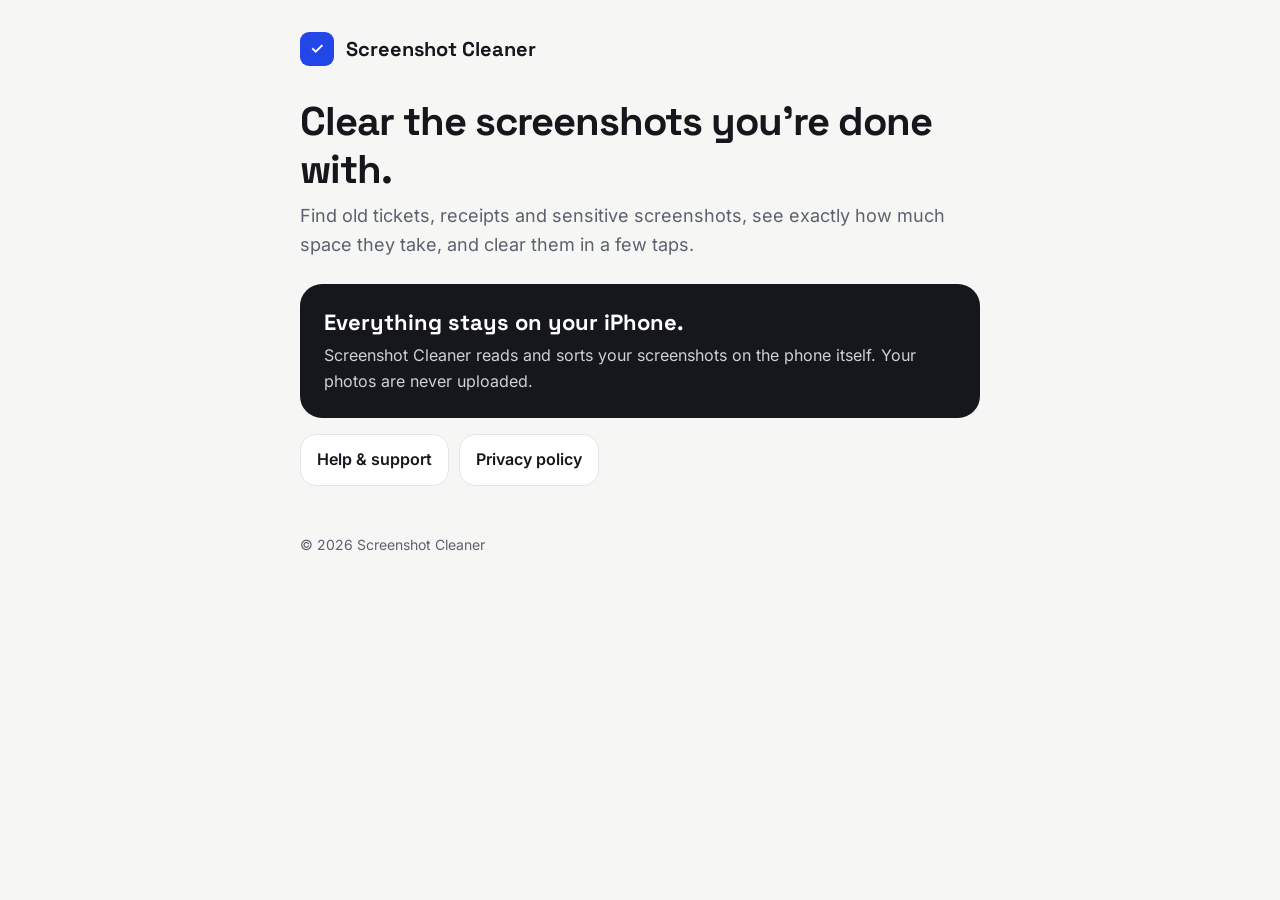
<file: index.html>
<!doctype html>
<html lang="en-GB">
<head>
  <meta charset="utf-8">
  <meta name="viewport" content="width=device-width, initial-scale=1">
  <title>Screenshot Cleaner</title>
  <meta name="description" content="Clear the screenshots you're done with. Everything stays on your iPhone.">
  <link rel="stylesheet" href="style.css">
</head>
<body>
<main>
  <header class="brand"><div class="logo">✓</div><a href="./">Screenshot Cleaner</a></header>

  <h1>Clear the screenshots you're done with.</h1>
  <p class="lead">Find old tickets, receipts and sensitive screenshots, see exactly how much space they take, and clear them in a few taps.</p>

  <div class="hero">
    <strong>Everything stays on your iPhone.</strong>
    <p>Screenshot Cleaner reads and sorts your screenshots on the phone itself. Your photos are never uploaded.</p>
  </div>

  <div class="links">
    <a href="support/">Help &amp; support</a>
    <a href="privacy/">Privacy policy</a>
  </div>

  <footer>© 2026 Screenshot Cleaner</footer>
</main>
</body>
</html>
</file>
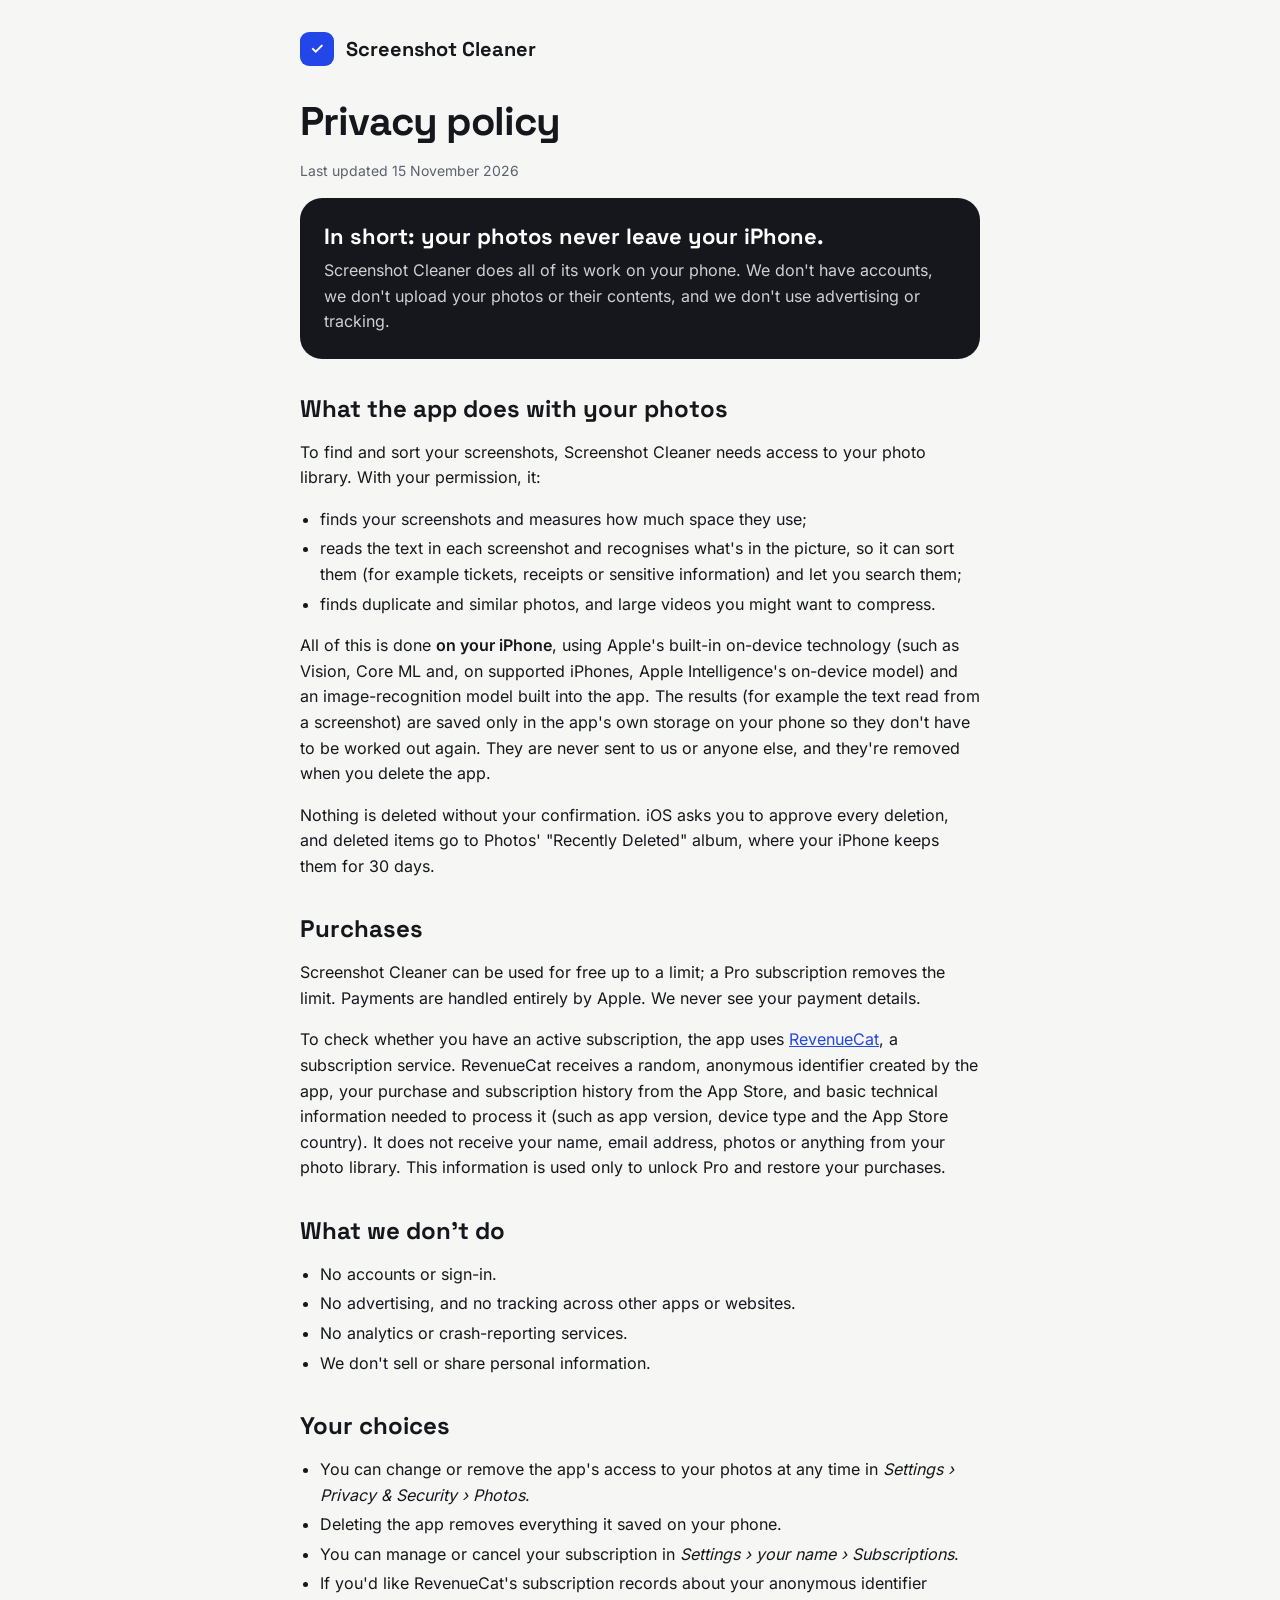
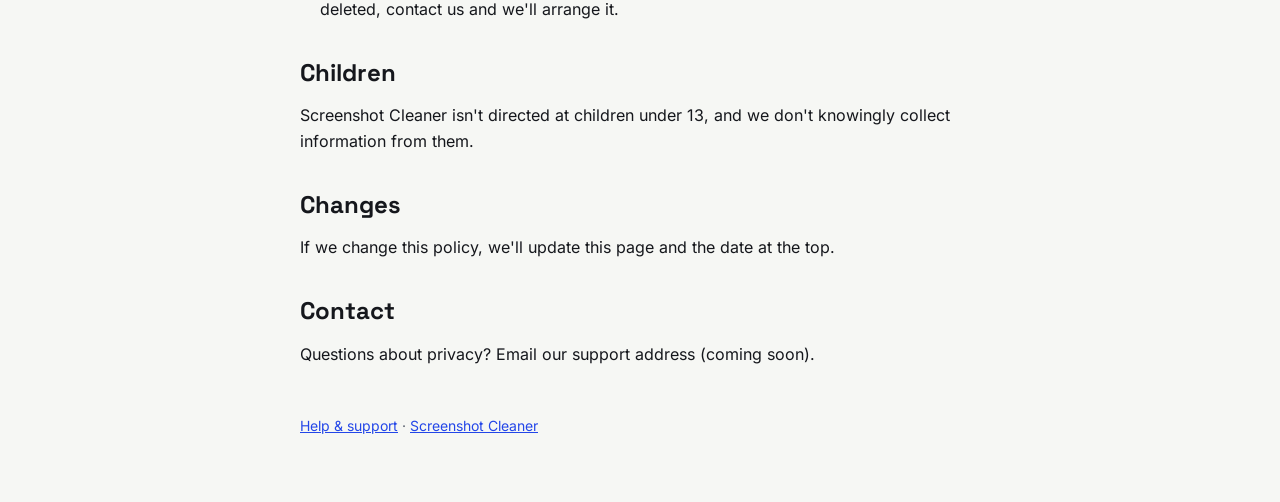
<file: privacy/index.html>
<!doctype html>
<html lang="en-GB">
<head>
  <meta charset="utf-8">
  <meta name="viewport" content="width=device-width, initial-scale=1">
  <title>Privacy Policy · Screenshot Cleaner</title>
  <link rel="stylesheet" href="../style.css">
</head>
<body>
<main>
  <header class="brand"><div class="logo">✓</div><a href="../">Screenshot Cleaner</a></header>

  <h1>Privacy policy</h1>
  <p class="meta">Last updated 15 November 2026</p>

  <div class="hero">
    <strong>In short: your photos never leave your iPhone.</strong>
    <p>Screenshot Cleaner does all of its work on your phone. We don't have accounts, we don't upload your photos or their contents, and we don't use advertising or tracking.</p>
  </div>

  <h2>What the app does with your photos</h2>
  <p>To find and sort your screenshots, Screenshot Cleaner needs access to your photo library. With your permission, it:</p>
  <ul>
    <li>finds your screenshots and measures how much space they use;</li>
    <li>reads the text in each screenshot and recognises what's in the picture, so it can sort them (for example tickets, receipts or sensitive information) and let you search them;</li>
    <li>finds duplicate and similar photos, and large videos you might want to compress.</li>
  </ul>
  <p>All of this is done <strong>on your iPhone</strong>, using Apple's built-in on-device technology (such as Vision, Core ML and, on supported iPhones, Apple Intelligence's on-device model) and an image-recognition model built into the app. The results (for example the text read from a screenshot) are saved only in the app's own storage on your phone so they don't have to be worked out again. They are never sent to us or anyone else, and they're removed when you delete the app.</p>
  <p>Nothing is deleted without your confirmation. iOS asks you to approve every deletion, and deleted items go to Photos' "Recently Deleted" album, where your iPhone keeps them for 30 days.</p>

  <h2>Purchases</h2>
  <p>Screenshot Cleaner can be used for free up to a limit; a Pro subscription removes the limit. Payments are handled entirely by Apple. We never see your payment details.</p>
  <p>To check whether you have an active subscription, the app uses <a href="https://www.revenuecat.com/privacy">RevenueCat</a>, a subscription service. RevenueCat receives a random, anonymous identifier created by the app, your purchase and subscription history from the App Store, and basic technical information needed to process it (such as app version, device type and the App Store country). It does not receive your name, email address, photos or anything from your photo library. This information is used only to unlock Pro and restore your purchases.</p>

  <h2>What we don't do</h2>
  <ul>
    <li>No accounts or sign-in.</li>
    <li>No advertising, and no tracking across other apps or websites.</li>
    <li>No analytics or crash-reporting services.</li>
    <li>We don't sell or share personal information.</li>
  </ul>

  <h2>Your choices</h2>
  <ul>
    <li>You can change or remove the app's access to your photos at any time in <em>Settings › Privacy &amp; Security › Photos</em>.</li>
    <li>Deleting the app removes everything it saved on your phone.</li>
    <li>You can manage or cancel your subscription in <em>Settings › your name › Subscriptions</em>.</li>
    <li>If you'd like RevenueCat's subscription records about your anonymous identifier deleted, contact us and we'll arrange it.</li>
  </ul>

  <h2>Children</h2>
  <p>Screenshot Cleaner isn't directed at children under 13, and we don't knowingly collect information from them.</p>

  <h2>Changes</h2>
  <p>If we change this policy, we'll update this page and the date at the top.</p>

  <h2>Contact</h2>
  <p>Questions about privacy? Email <span class="email">our support address (coming soon)</span>.</p>

  <footer><a href="../support/">Help &amp; support</a> · <a href="../">Screenshot Cleaner</a></footer>
</main>
</body>
</html>
</file>
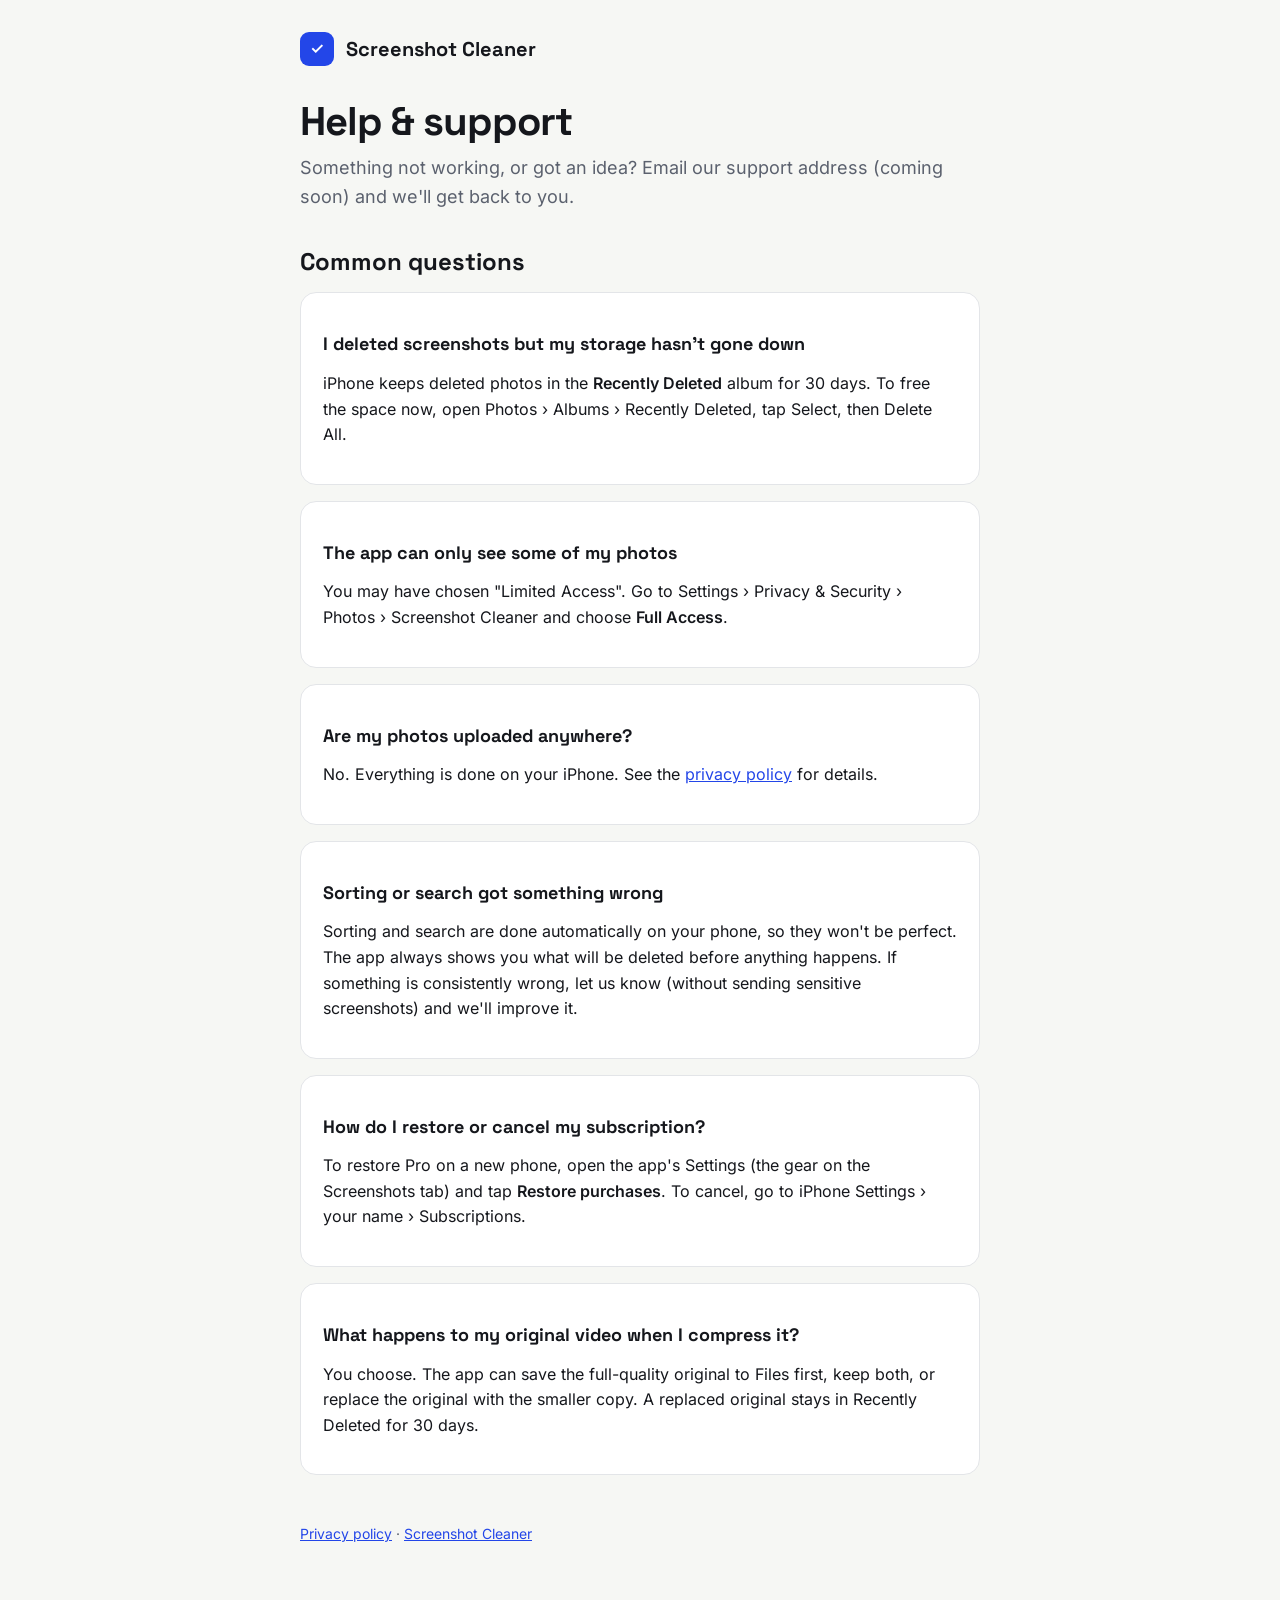
<file: support/index.html>
<!doctype html>
<html lang="en-GB">
<head>
  <meta charset="utf-8">
  <meta name="viewport" content="width=device-width, initial-scale=1">
  <title>Help &amp; Support · Screenshot Cleaner</title>
  <link rel="stylesheet" href="../style.css">
</head>
<body>
<main>
  <header class="brand"><div class="logo">✓</div><a href="../">Screenshot Cleaner</a></header>

  <h1>Help &amp; support</h1>
  <p class="lead">Something not working, or got an idea? Email <span class="email">our support address (coming soon)</span> and we'll get back to you.</p>

  <h2>Common questions</h2>

  <div class="card">
    <h3>I deleted screenshots but my storage hasn't gone down</h3>
    <p>iPhone keeps deleted photos in the <strong>Recently Deleted</strong> album for 30 days. To free the space now, open Photos › Albums › Recently Deleted, tap Select, then Delete All.</p>
  </div>

  <div class="card">
    <h3>The app can only see some of my photos</h3>
    <p>You may have chosen "Limited Access". Go to Settings › Privacy &amp; Security › Photos › Screenshot Cleaner and choose <strong>Full Access</strong>.</p>
  </div>

  <div class="card">
    <h3>Are my photos uploaded anywhere?</h3>
    <p>No. Everything is done on your iPhone. See the <a href="../privacy/">privacy policy</a> for details.</p>
  </div>

  <div class="card">
    <h3>Sorting or search got something wrong</h3>
    <p>Sorting and search are done automatically on your phone, so they won't be perfect. The app always shows you what will be deleted before anything happens. If something is consistently wrong, let us know (without sending sensitive screenshots) and we'll improve it.</p>
  </div>

  <div class="card">
    <h3>How do I restore or cancel my subscription?</h3>
    <p>To restore Pro on a new phone, open the app's Settings (the gear on the Screenshots tab) and tap <strong>Restore purchases</strong>. To cancel, go to iPhone Settings › your name › Subscriptions.</p>
  </div>

  <div class="card">
    <h3>What happens to my original video when I compress it?</h3>
    <p>You choose. The app can save the full-quality original to Files first, keep both, or replace the original with the smaller copy. A replaced original stays in Recently Deleted for 30 days.</p>
  </div>

  <footer><a href="../privacy/">Privacy policy</a> · <a href="../">Screenshot Cleaner</a></footer>
</main>
</body>
</html>
</file>
<file: style.css>
/* Fonts are served from this site (SIL Open Font License, see fonts/). */
@font-face { font-family: Inter; font-weight: 400; src: url("fonts/Inter-Regular.ttf"); font-display: swap; }
@font-face { font-family: Inter; font-weight: 600; src: url("fonts/Inter-SemiBold.ttf"); font-display: swap; }
@font-face { font-family: "Space Grotesk"; font-weight: 700; src: url("fonts/SpaceGrotesk-Bold.ttf"); font-display: swap; }

:root {
  --bg: #F6F7F4;
  --surface: #FFFFFF;
  --border: #E3E5E8;
  --text: #15171C;
  --text-2: #5B616E;
  --accent: #2346E8;
  --accent-soft: #E8EDFF;
  --hero: #15171C;
}

* { box-sizing: border-box; }

body {
  margin: 0;
  background: var(--bg);
  color: var(--text);
  font: 16px/1.6 Inter, -apple-system, system-ui, sans-serif;
}

main { max-width: 720px; margin: 0 auto; padding: 32px 20px 64px; }

header.brand { display: flex; align-items: center; gap: 12px; margin-bottom: 32px; }
header.brand .logo {
  width: 34px; height: 34px; border-radius: 9px; background: var(--accent);
  color: #fff; display: grid; place-items: center; font-weight: 700;
}
header.brand a { font: 700 20px "Space Grotesk", sans-serif; color: var(--text); text-decoration: none; }

h1, h2, h3 { font-family: "Space Grotesk", sans-serif; line-height: 1.2; }
h1 { font-size: 40px; letter-spacing: -1px; margin: 0 0 8px; }
h2 { font-size: 24px; margin: 36px 0 8px; }
h3 { font-size: 18px; margin: 20px 0 4px; }

.lead { color: var(--text-2); font-size: 18px; margin: 0 0 24px; }
.meta { color: var(--text-2); font-size: 14px; }

.card {
  background: var(--surface); border: 1px solid var(--border); border-radius: 16px;
  padding: 20px 22px; margin: 16px 0;
}
.hero {
  background: var(--hero); color: #fff; border-radius: 22px; padding: 24px; margin: 16px 0;
}
.hero p { color: rgba(255,255,255,.8); margin: 6px 0 0; }
.hero strong { font: 700 22px "Space Grotesk", sans-serif; color: #fff; }

a { color: var(--accent); }
ul { padding-left: 20px; }
li { margin: 4px 0; }

.links { display: flex; flex-wrap: wrap; gap: 10px; margin-top: 8px; }
.links a {
  background: var(--surface); border: 1px solid var(--border); border-radius: 16px;
  padding: 12px 16px; text-decoration: none; color: var(--text); font-weight: 600;
}

footer { margin-top: 48px; color: var(--text-2); font-size: 14px; }
</file>
